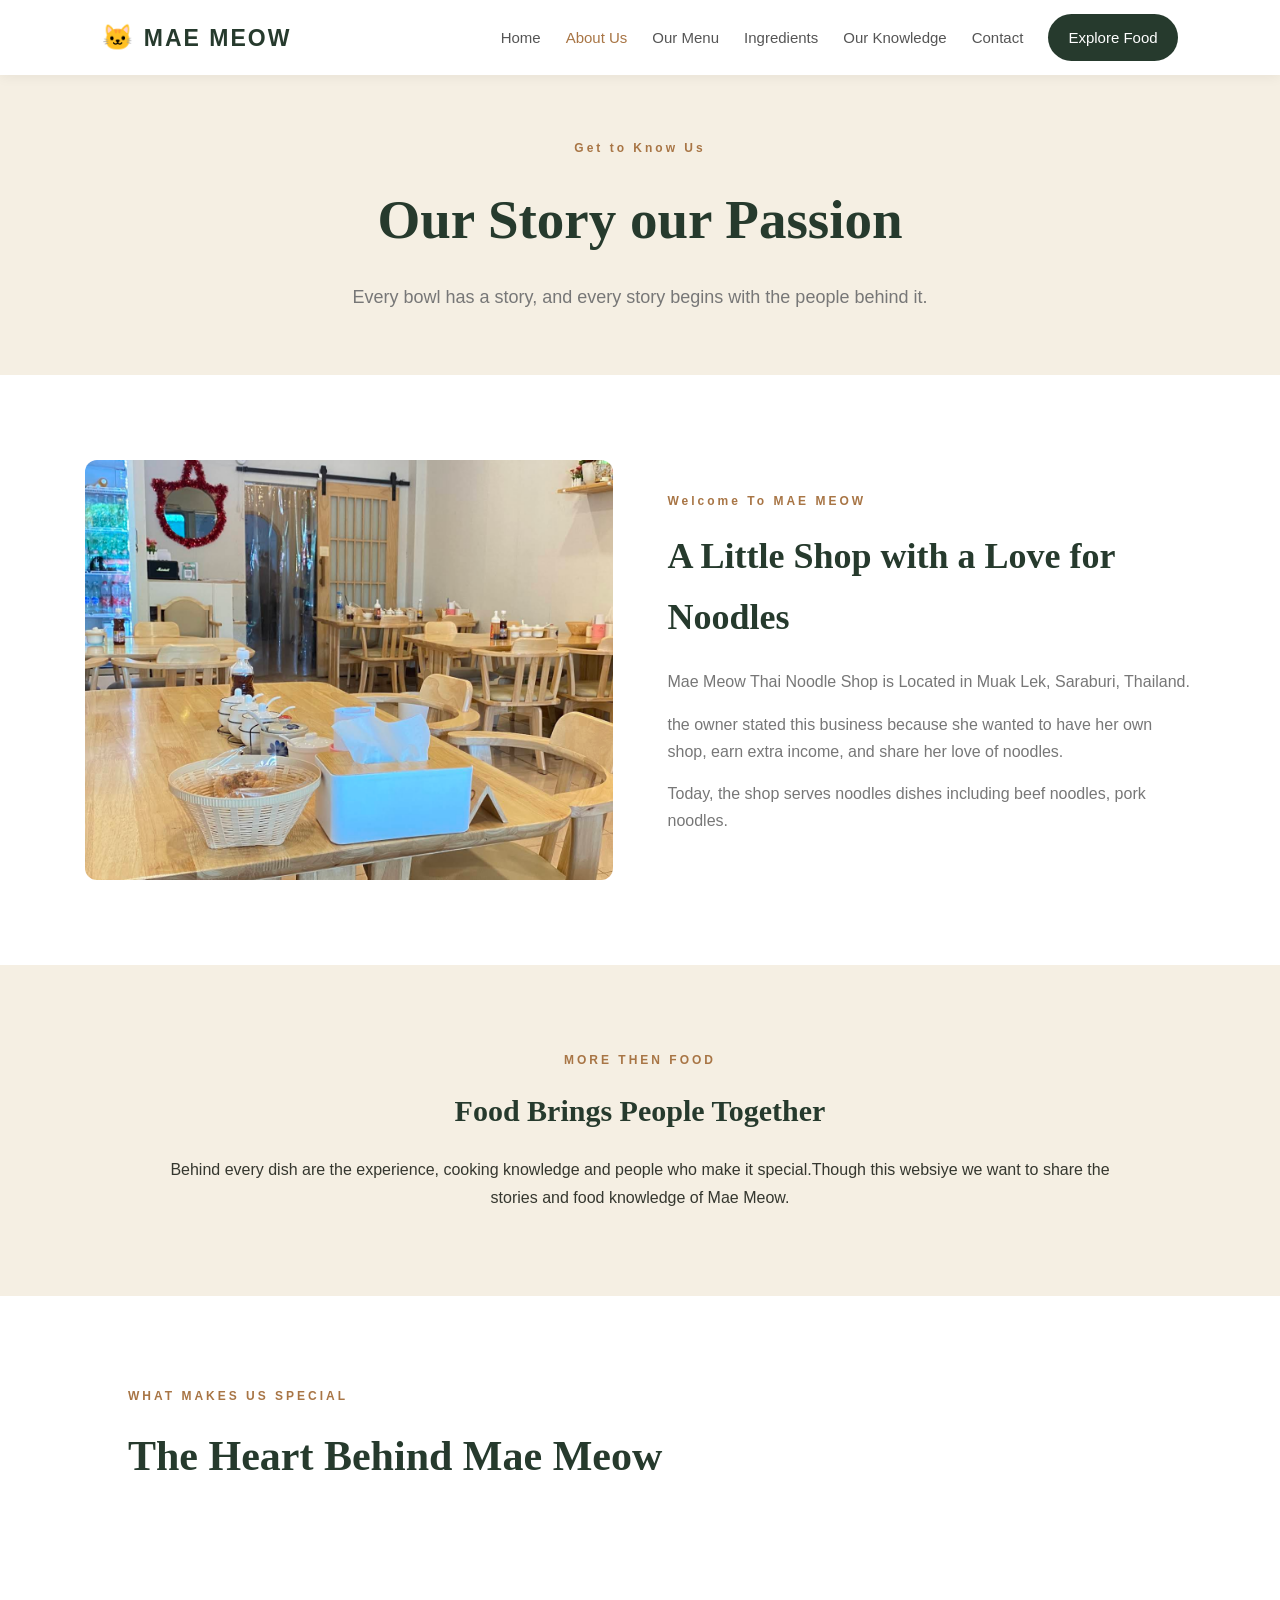
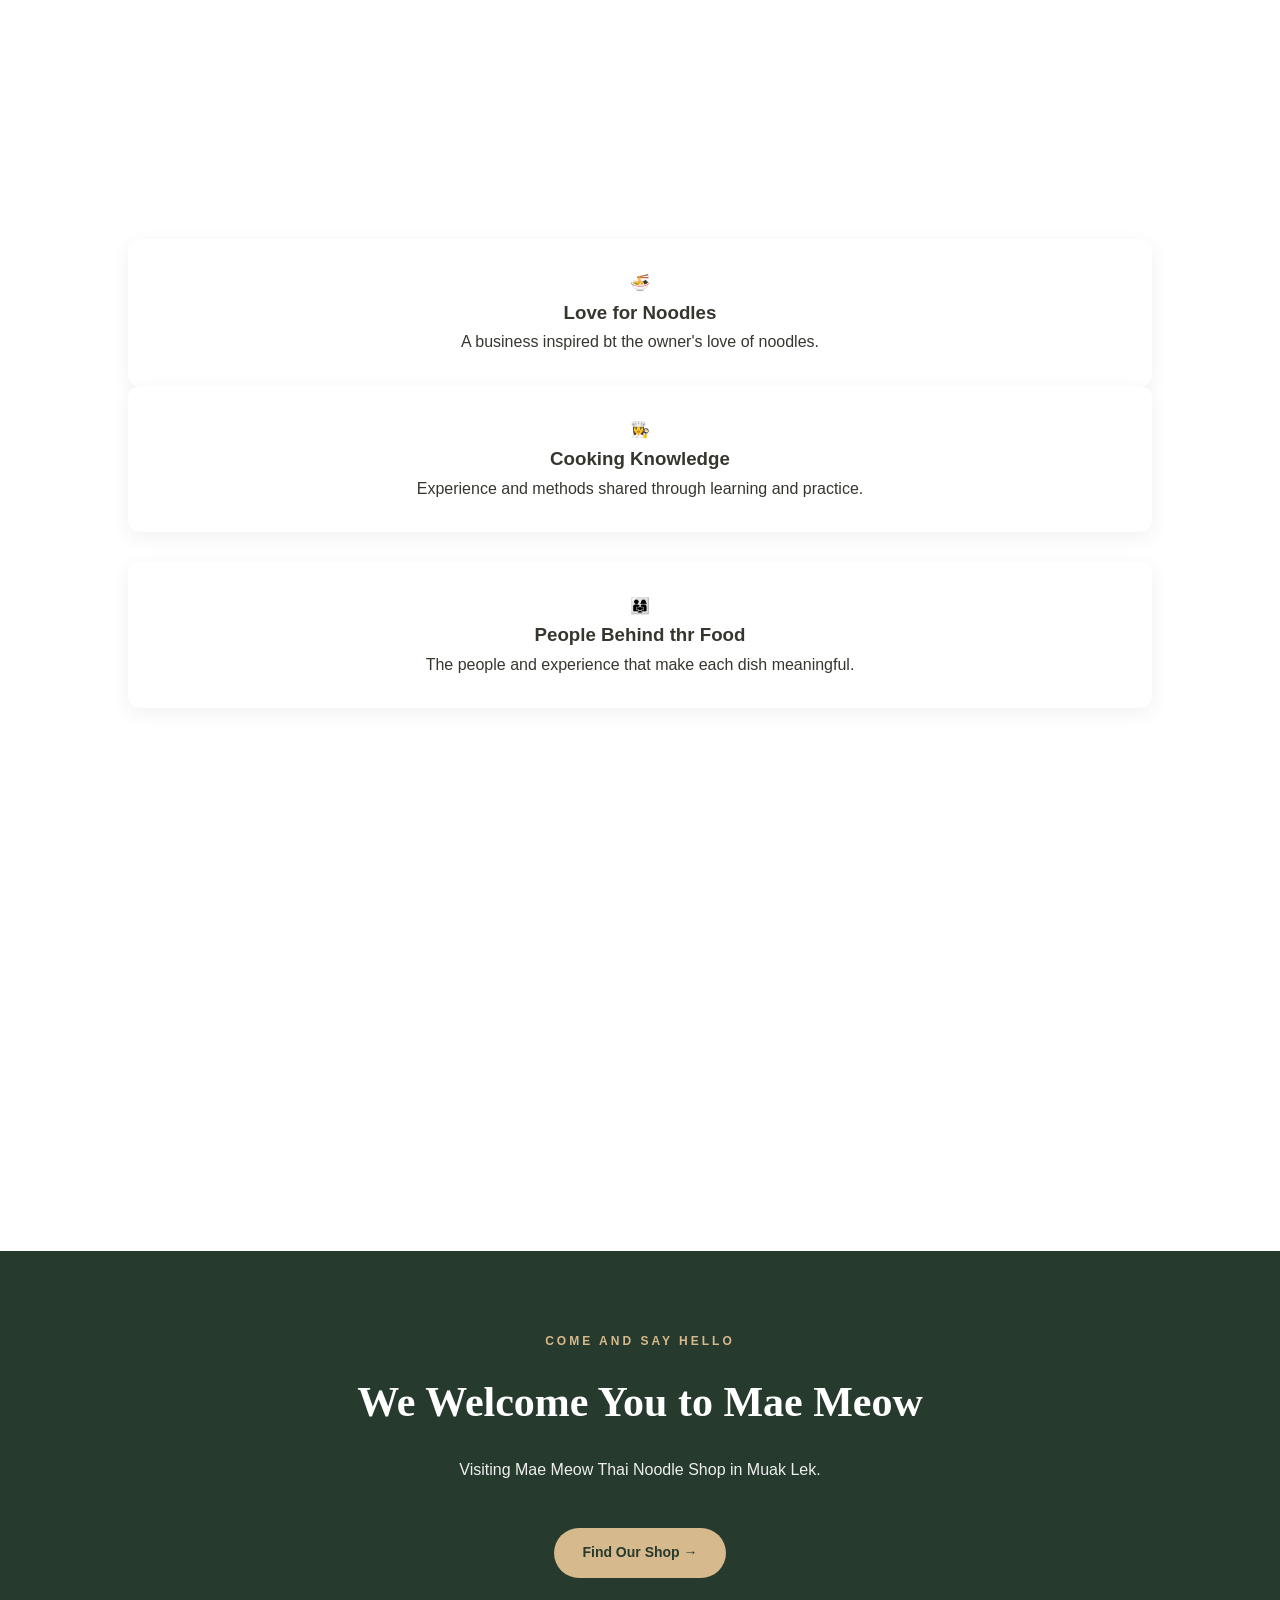
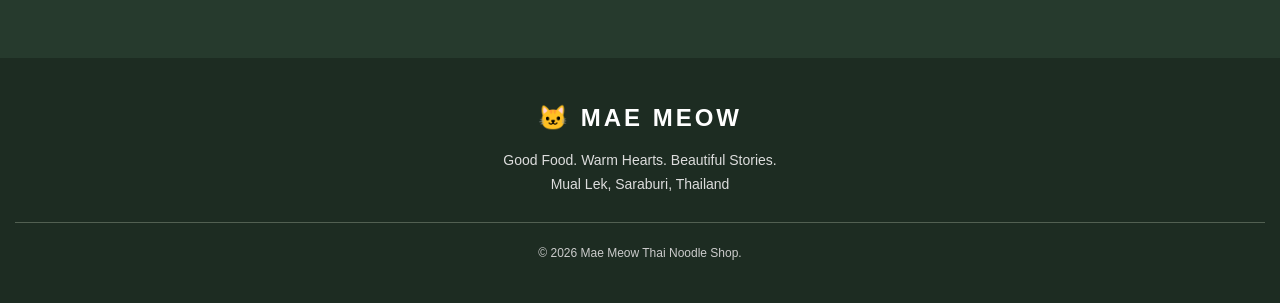
<file: about.html>
<!DOCTYPE html>
<html lang="en">
<head>
    <meta charset="UTF-8">
    <meta name="viewport" content="width=device-width, initial-scale=1.0">
    <title>About | Mae Meow</title>
    <link rel="stylesheet" href="style.css">
</head>
<body>
    <header class="navbar">
        <a href="index.html" class="logo">
        <span>🐱</span> MAE MEOW
    </a>
    <button class="menu-toggle" id="menu-toggle"
    aria-label="Toggle navigation">
    ☰
</button>
<nav class="nav-menu" id="nav-menu">
    <a href="index.html">Home</a>
    <a href="about.html" class="active">About Us</a>
    <a href="menu.html">Our Menu</a>
    <a href="ingredients.html">Ingredients</a>
    <a href="cooking.html">Our Knowledge</a>
    <a href="contact.html">Contact</a>

    <a href="menu.html" class="nav-button">
        Explore Food
    </a>
</nav>
    </header>
    <main>
        <section class="about-hero">
            <div>
                <p class="section-subtitle">
                    Get to Know Us

                </p>
                <h1>Our Story our Passion</h1>
                <p>Every bowl has a story, and every story begins with the people behind it.</p>
            </div>
        </section>
        <section class="about-intro">
        <div class="about-image">
            <img
                src="Screenshot 2569-11-05 at 12.52.45.png"
                alt="Inside Mae Meow Thai Noodle Shop">
        </div>
        <div class="about-text">
            <p class="section-subtitle">Welcome To MAE MEOW</p>
            <h2>A Little Shop with a Love for Noodles</h2>
            <p>Mae Meow Thai Noodle Shop is Located in Muak Lek, Saraburi, Thailand.</p>
            <p>the owner stated this business because she wanted to have her own shop, earn extra income, and share her love of noodles.</p>
            <p>Today, the shop serves noodles dishes including beef noodles, pork noodles. </p>
        </div>
    </section>
    <section class="about-purpose">
        <p class="section-subtitle">MORE THEN FOOD</p>
        <h2>Food Brings People Together</h2>
        <p>Behind every dish are the experience, cooking knowledge and people who make it special.Though this websiye  we want to share the stories and food knowledge of Mae Meow.</p>
    </section>
    <section class="values-section">
        <div class="section-heading">
            <p class="section-heading"></p>
            <p class="section-subtitle">WHAT MAKES US SPECIAL</p>
            <h2>The Heart Behind Mae Meow</h2> 
        </div>
        <div class="value-grid">
            <div class="value-card">
                <span>🍜</span>
                <h3>Love for Noodles</h3>
                <p>A business inspired bt the owner's love of noodles.</p>
            </div>
            <div class="value-card">
                <span>👩‍🍳</span>
                <h3>Cooking Knowledge</h3>
                <p>Experience and methods shared through learning and practice.</p>
        </div>
        <div class="value-card">
            <span>👨‍👩‍👧</span>
                <h3>People Behind thr Food</h3>
                <p>The people and experience that make each dish meaningful.</p>
        </div>
        </div>

    </section>
    <section class="visit-section">
        <p class="section-subtitle">COME AND SAY HELLO</p>
        <h2>We Welcome You to Mae Meow</h2>
        <p>Visiting Mae Meow Thai Noodle Shop in Muak Lek.</p>
        <a href="contact.html" class="hero-button">Find Our Shop →</a>

    </section>
</main>
    <footer class="footer">
        <h2>🐱 MAE MEOW</h2>
        <p>Good Food. Warm Hearts. Beautiful Stories.</p>
        <p>Mual Lek, Saraburi, Thailand</p>
        <div class="footer-bottom">
            &copy; 2026 Mae Meow Thai Noodle Shop.
        </div>
    </footer>
    <script src="script.js"></script>
  
    
</body>
</html>
</file>
<file: style.css>
:root {
    --green: #263A2D;
    --cream: #F5EFE3;
    --wood: #A87545;
    --beige: #D6B98C;
    --dark: #35372F;
    --white: #FFFFFF;
}

* {
    margin: 0;
    padding: 0;
    box-sizing: border-box;
}

body {
    font-family: Arial, sans-serif;
    background: white;
    color: var(--dark);
    line-height: 1.7;
}

a {
    text-decoration: none;
}

.navbar {
    min-height: 75px;
    padding: 12px 8%;
    background: white;

    display: flex;
    align-items: center;
    justify-content: space-between;

    position: sticky;
    top: 0;
    z-index: 100;

    box-shadow: 0 2px 12px rgba(0,0,0,0.06);
}

.logo {
    font-size: 23px;
    font-weight: 800;
    color: var(--green);
    letter-spacing: 2px;
}

.logo span {
    font-size: 25px;
}

.nav-menu {
    display: flex;
    align-items: center;
    gap: 25px;
}

.nav-menu a {
    color: #555;
    font-size: 15px;
    transition: 0.3s;
}

.nav-menu a:hover,
.nav-menu a.active {
    color: var(--wood);
}

.nav-menu .nav-button {
    background: var(--green);
    color: white;
    padding: 11px 20px;
    border-radius: 30px;
}

.nav-menu .nav-button:hover {
    background: var(--wood);
}

.menu-toggle {
    display: none;
    border: none;
    background: none;
    font-size: 27px;
    color: var(--green);
    cursor: pointer;
}

.hero {
    width: 100%;
    min-height: 500px;

    display: flex;
    justify-content: center;
    align-items: center;

    text-align: center;
    color: white;
    padding: 50px 8%;

    background-image:
        linear-gradient(
            rgba(0, 0, 0, 0.35),
            rgba(0, 0, 0, 0.35)
        ),
        url("Screenshot 2569-11-05 at 12.52.45.png");

    background-size: cover;
    background-position: center;
    background-repeat: no-repeat;
}

.hero-content {
    max-width: 850px;
}

.hero-subtitle {
    color: var(--beige);
    font-size: 13px;
    font-weight: bold;
    letter-spacing: 4px;
    margin-bottom: 20px;
}

.hero h1 {
    font-family: Georgia, serif;
    font-size: clamp(38px, 5vw, 60px);
    line-height: 1.2;
    margin-bottom: 22px;
    color: white;
}

.hero h1 span {
    display: block;
    color: white;
}

.hero-description {
    max-width: 620px;
    margin: 0 auto 30px;
    font-size: 17px;
    color: white;
}

.hero-button {
    display: inline-block;
    background: var(--green);
    color: white;

    padding: 13px 28px;
    border-radius: 30px;

    font-size: 14px;
    font-weight: bold;
    transition: 0.3s;
    margin-top: 20px;
}

.hero-button:hover {
    background: var(--wood);
    transform: translateY(-2px);
}

.welcome-section {
    text-align: center;
    padding: 85px 10%;
}

.section-subtitle {
    color: var(--wood);
    font-size: 12px;
    font-weight: bold;
    letter-spacing: 3px;
    margin-bottom: 15px;
}

.welcome-section h2,
.section-heading h2,
.story-content h2,
.visit-section h2 {
    font-family: Georgia, serif;
    font-size: clamp(30px, 4vw, 42px);
    color: var(--green);
    margin-bottom: 18px;
}

.welcome-section > p:not(.section-subtitle) {
    max-width: 650px;
    margin: auto;
    color: #777;
}

.text-link {
    display: inline-block;
    color: var(--wood);
    font-weight: bold;
    margin-top: 20px;
}


.food-section {
    background: var(--cream);
    text-align: center;
    padding: 85px 8%;
}

.section-heading {
    margin-bottom: 40px;
}

.section-heading > p:last-child {
    color: #777;
}

.food-grid {
    display: grid;
    grid-template-columns: repeat(3, 1fr);
    gap: 25px;
    margin-bottom: 40px;
}

.food-card {
    background: white;
    border-radius: 12px;
    overflow: hidden;
    text-align: left;

    box-shadow: 0 5px 20px rgba(0,0,0,0.06);
    transition: 0.3s;
}

.food-card:hover {
    transform: translateY(-7px);
}

.food-card img {
    width: 100%;
    height: 240px;
    object-fit: cover;
    display: block;
}

.food-info {
    padding: 20px;
}

.food-info h3 {
    color: var(--green);
    font-family: Georgia, serif;
    font-size: 21px;
    margin-bottom: 8px;
}

.food-info p {
    color: #777;
    font-size: 14px;
}


.story-section {
    display: grid;
    grid-template-columns: 1fr 1fr;
    align-items: center;
    gap: 55px;
    padding: 90px 10%;
}

.story-image img {
    width: 100%;
    height: 400px;
    object-fit: cover;
    border-radius: 12px;
    display: block;
}

.story-content p:not(.section-subtitle) {
    color: #777;
}


.visit-section {
    background: var(--green);
    color: white;
    text-align: center;
    padding: 80px 10%;
}

.visit-section h2 {
    color: white;
}

.visit-section p:not(.section-subtitle) {
    margin-bottom: 25px;
    color: #eee;
}

.visit-section .section-subtitle {
    color: var(--beige);
}

.visit-section .hero-button {
    background: var(--beige);
    color: var(--green);
}


.footer {
    background: #1D2C22;
    color: white;
    text-align: center;
    padding: 40px 15px;
}

.footer h2 {
    letter-spacing: 3px;
    margin-bottom: 10px;
}

.footer p {
    color: #ddd;
    font-size: 14px;
}

.footer-bottom {
    border-top: 1px solid #526052;
    margin-top: 25px;
    padding-top: 20px;
    font-size: 12px;
    color: #ccc;
}



@media (max-width: 900px) {

    .nav-menu {
        gap: 12px;
    }

    .nav-menu a {
        font-size: 12px;
    }

}

@media (max-width: 750px) {

    .menu-toggle {
        display: block;
    }

    .nav-menu {
        display: none;

        position: absolute;
        top: 100%;
        left: 0;
        width: 100%;

        padding: 22px;
        background: white;

        flex-direction: column;
        align-items: flex-start;
    }

    .nav-menu.show {
        display: flex;
    }

    .hero {
        min-height: 450px;
        padding: 30px 20px;
    }

    .hero-description {
        font-size: 15px;
    }

    .food-grid {
        grid-template-columns: 1fr;
    }

    .story-section {
        grid-template-columns: 1fr;
        gap: 30px;
    }

    .story-image img {
        height: 300px;
    }

}
.about-hero{
    min-height: 300px;
    background: var(--cream);
    display: flex;
    align-items: center;
    justify-content: center;
    text-align: center;
    padding: 50px 20px;

}.about-hero h1{
    font-family: Georgia, serif;
    font-size: clamp(38px, 5vw, 55px);
    color: var(--green);
    margin-bottom: 15px;
}.about-hero p:not(.section-subtitle){
    color: #777;
    font-size: 18px;
}.about-intro{
    display: grid;
    grid-template-columns: 1fr 1fr;
    gap: 55px;
    align-items: center;
    padding: 85px;
}.about-image img{
    width: 100%;
    height: 420px;
    object-fit: cover;
    border-radius: 12px;
    display: block;
}.about-text h2{
    font-family: Georgia, serif;
    font-size: 36px;
    color: var(--green);
    margin-bottom: 20px;
}.about-text p:not(.section-subtitle){
    color: #777;
    margin-bottom: 15px;
}.about-purpose{
    background: var(--cream);
    text-align: center;
    padding: 85px 12%;
}.about-purpose h2{
    font-family: Georgia, serif;
    font-size: 30px;
    color: var(--green);
    margin-bottom: 20px;
}
@media (max-width: 750px) {
    .about-intro {
        grid-template-columns: 1fr;
        gap: 30px;
        padding: 50px 20px;
    }

    .about-image {
        width: 100%;
    }

    .about-image img {
        width: 100%;
        height: 280px;
        object-fit: cover;
    }

    .about-text {
        width: 100%;
    }

    .about-text h2 {
        font-size: 30px;
    }
}/* What Makes Us Special - 3 Cards */
.values-section {
    display: grid;
    grid-template-rows: repeat(3, 1fr);
    gap: 25px;
    padding: 50px 10%;
}

.value-card {
    background: white;
    padding: 30px;
    border-radius: 12px;
    text-align: center;
    box-shadow: 0 5px 20px rgba(0, 0, 0, 0.06);
    align-items: center;
}

.value-card:last-child {
    margin-top: 30px;
}

/* Mobile responsive */
/* Tablet and smaller screens */
@media (max-width: 900px) {
    .values-section {
        grid-template-columns: repeat(2, 1fr);
        padding: 40px 6%;
    }
}

/* Mobile screens */
@media (max-width: 750px) {
    .values-section {
        grid-template-columns: 1fr;
        padding: 40px 20px;
    }

    .value-card:last-child {
        margin-top: 0;
    }
}
</file>
